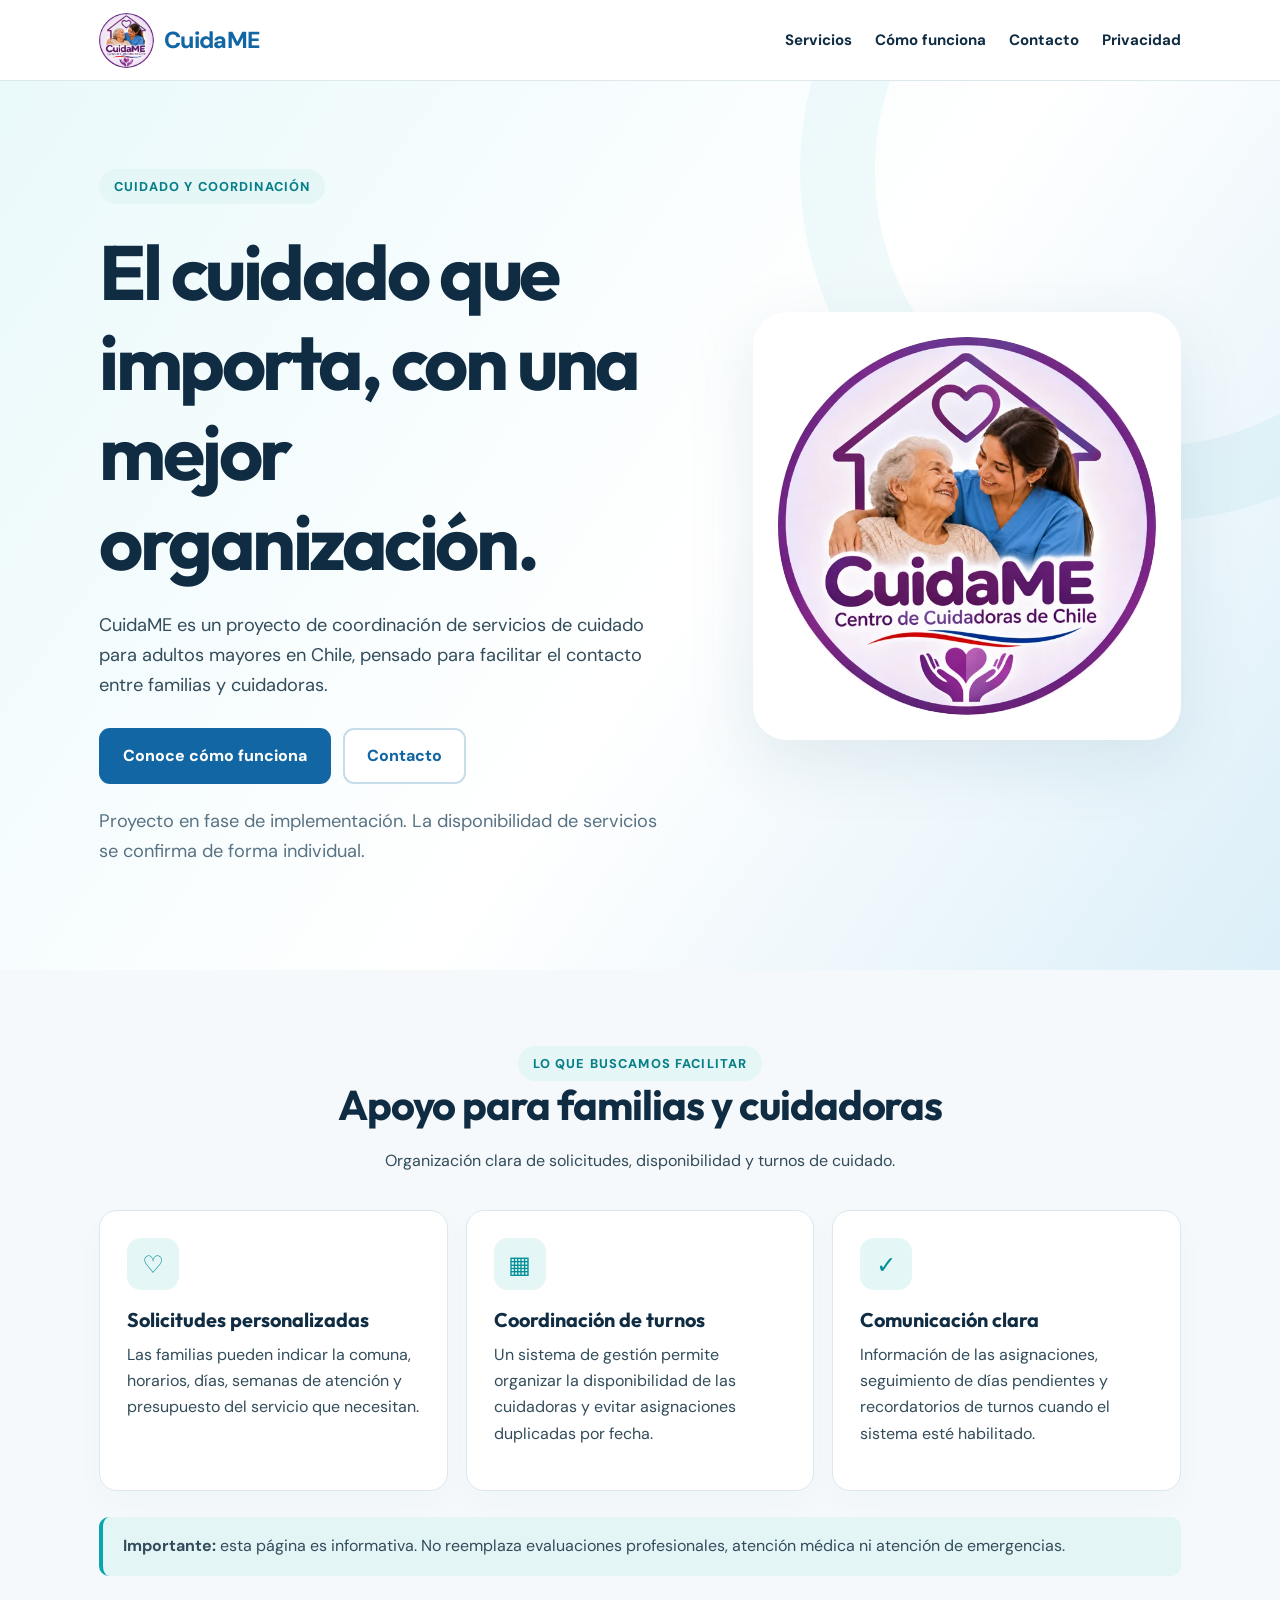
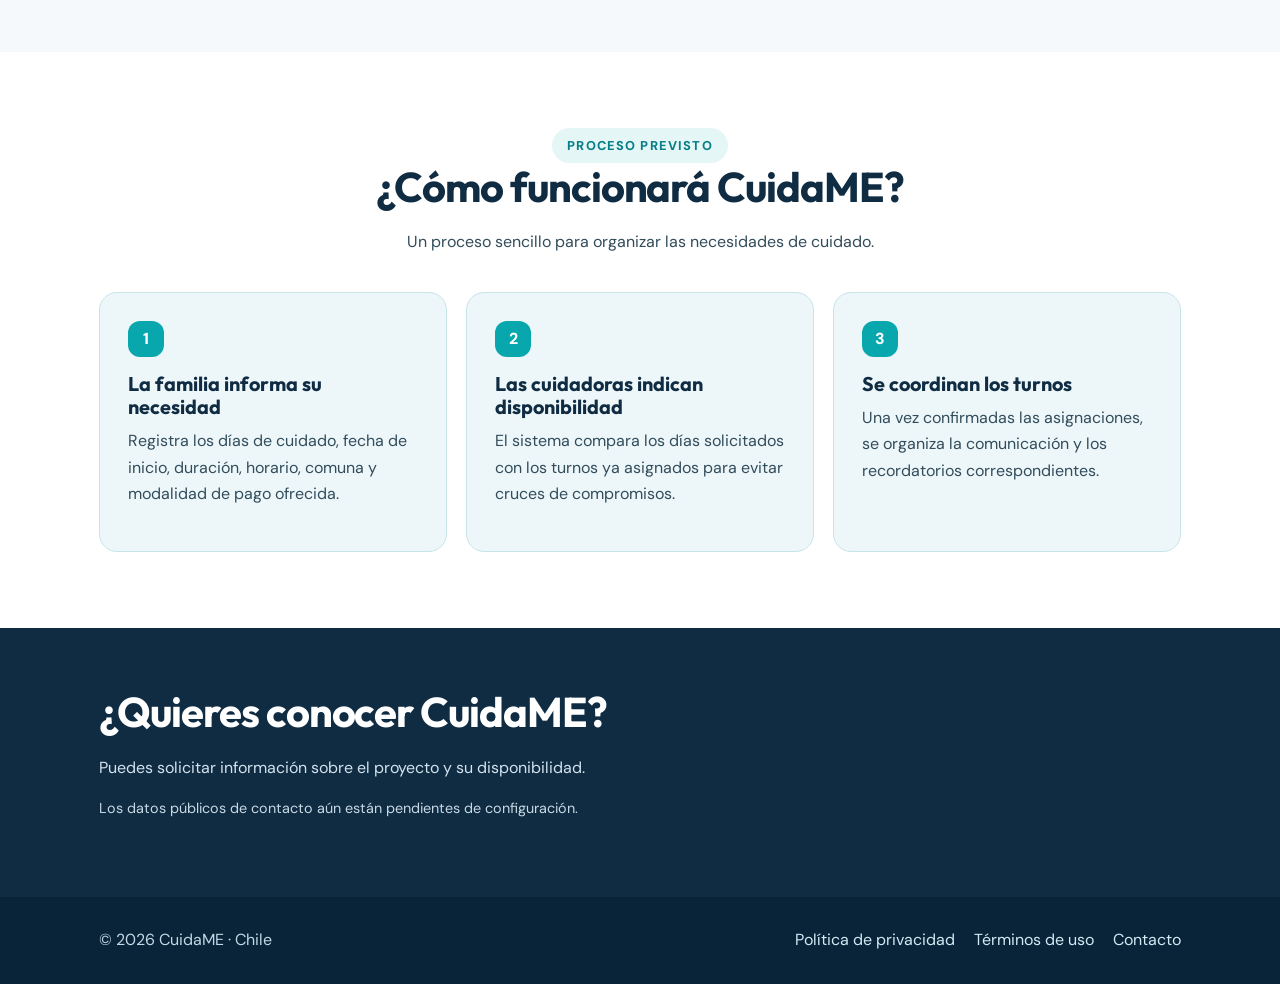
<file: index.html>
<!DOCTYPE html><html lang="es"><head><meta charset="utf-8"><meta name="viewport" content="width=device-width, initial-scale=1"><meta name="description" content="CuidaME: información sobre coordinación de servicios de cuidado para adultos mayores en Chile."><meta name="theme-color" content="#1166a3"><title>CuidaME | Cuidado y acompañamiento de adultos mayores</title><link rel="icon" type="image/webp" href="logo-cuidame.webp"><link rel="stylesheet" href="style.css"></head><body>
<header><div class="wrap inner"><a class="identity" href="index.html"><img src="logo-cuidame.webp" alt="Logo CuidaME"><span>CuidaME</span></a><nav aria-label="Navegación principal"><a href="#servicios">Servicios</a><a href="#como-funciona">Cómo funciona</a><a href="#contacto">Contacto</a><a href="privacidad.html">Privacidad</a></nav></div></header>
<main><section class="hero"><div class="wrap hero-grid"><div><span class="eyebrow">Cuidado y coordinación</span><h1>El cuidado que importa, con una mejor organización.</h1><p>CuidaME es un proyecto de coordinación de servicios de cuidado para adultos mayores en Chile, pensado para facilitar el contacto entre familias y cuidadoras.</p><div class="buttons"><a class="btn" href="#como-funciona">Conoce cómo funciona</a><a class="btn light" href="#contacto">Contacto</a></div><p class="hero-note">Proyecto en fase de implementación. La disponibilidad de servicios se confirma de forma individual.</p></div><div class="portrait"><img src="logo-cuidame.webp" alt="Ilustración CuidaME: cuidadora con uniforme azul acompañando a una persona mayor"></div></div></section>
<section class="section" id="servicios"><div class="wrap"><div class="center intro"><span class="eyebrow">Lo que buscamos facilitar</span><h2>Apoyo para familias y cuidadoras</h2><p>Organización clara de solicitudes, disponibilidad y turnos de cuidado.</p></div><div class="cards"><article class="card"><div class="iconbox" aria-hidden="true">♡</div><h3>Solicitudes personalizadas</h3><p>Las familias pueden indicar la comuna, horarios, días, semanas de atención y presupuesto del servicio que necesitan.</p></article><article class="card"><div class="iconbox" aria-hidden="true">▦</div><h3>Coordinación de turnos</h3><p>Un sistema de gestión permite organizar la disponibilidad de las cuidadoras y evitar asignaciones duplicadas por fecha.</p></article><article class="card"><div class="iconbox" aria-hidden="true">✓</div><h3>Comunicación clara</h3><p>Información de las asignaciones, seguimiento de días pendientes y recordatorios de turnos cuando el sistema esté habilitado.</p></article></div><div class="notice"><strong>Importante:</strong> esta página es informativa. No reemplaza evaluaciones profesionales, atención médica ni atención de emergencias.</div></div></section>
<section class="section" id="como-funciona" style="background:#fff"><div class="wrap"><div class="center intro"><span class="eyebrow">Proceso previsto</span><h2>¿Cómo funcionará CuidaME?</h2><p>Un proceso sencillo para organizar las necesidades de cuidado.</p></div><div class="steps"><article class="step"><h3>La familia informa su necesidad</h3><p>Registra los días de cuidado, fecha de inicio, duración, horario, comuna y modalidad de pago ofrecida.</p></article><article class="step"><h3>Las cuidadoras indican disponibilidad</h3><p>El sistema compara los días solicitados con los turnos ya asignados para evitar cruces de compromisos.</p></article><article class="step"><h3>Se coordinan los turnos</h3><p>Una vez confirmadas las asignaciones, se organiza la comunicación y los recordatorios correspondientes.</p></article></div></div></section>
<section class="contact" id="contacto"><div class="wrap contact-inner"><div><h2>¿Quieres conocer CuidaME?</h2><p>Puedes solicitar información sobre el proyecto y su disponibilidad.</p><p class="contact-copy" data-contact-empty>Los datos públicos de contacto aún están pendientes de configuración.</p><p><a data-email class="hidden" href="#"></a></p></div><div class="buttons"><a data-whatsapp class="btn hidden" href="#" rel="noopener noreferrer" target="_blank">Hablar por WhatsApp</a></div></div></section></main>
<footer><div class="wrap footer-in"><div>© 2026 CuidaME · <span data-location>Chile</span></div><div class="footer-links"><a href="privacidad.html">Política de privacidad</a><a href="terminos.html">Términos de uso</a><a href="#contacto">Contacto</a></div></div></footer><script src="site-config.js"></script><script src="main.js"></script></body></html>
</file>
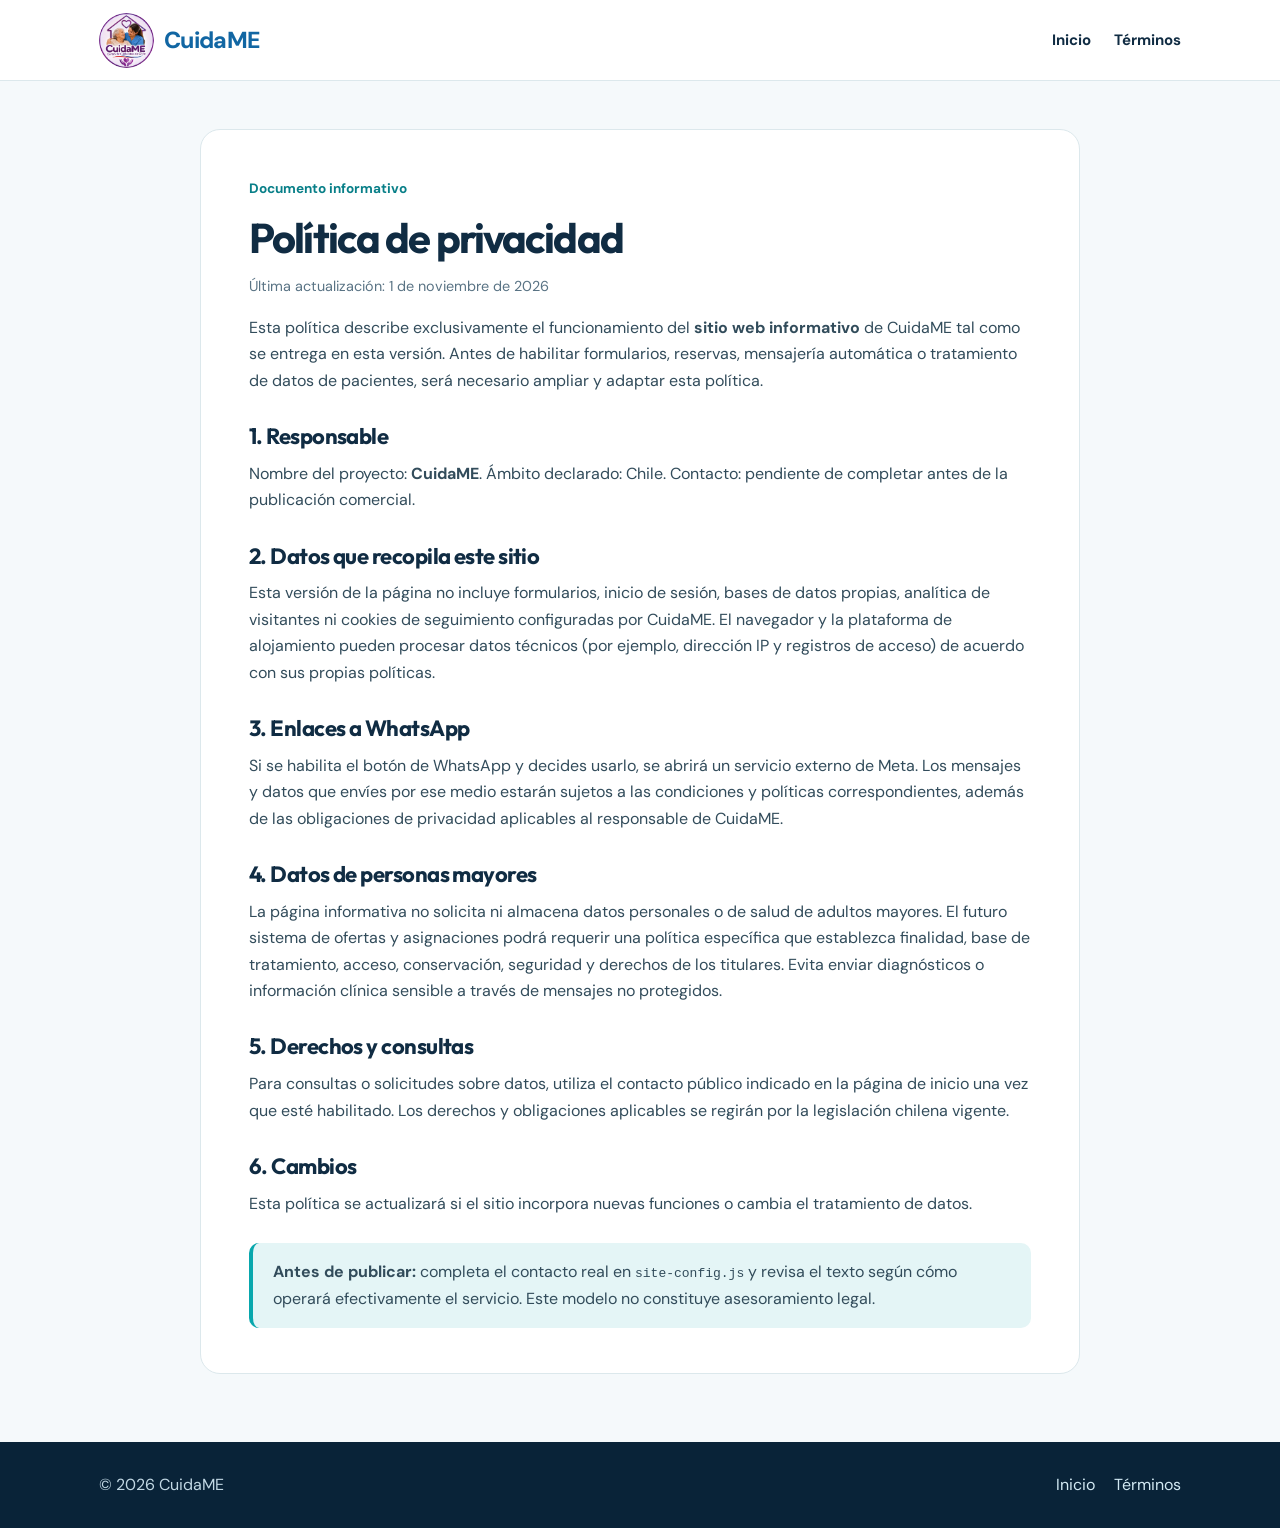
<file: privacidad.html>
<!DOCTYPE html><html lang="es"><head><meta charset="utf-8"><meta name="viewport" content="width=device-width,initial-scale=1"><meta name="description" content="Información sobre privacidad del sitio informativo CuidaME."><title>Política de privacidad | CuidaME</title><link rel="icon" type="image/webp" href="logo-cuidame.webp"><link rel="stylesheet" href="style.css"></head><body><header><div class="wrap inner"><a class="identity" href="index.html"><img src="logo-cuidame.webp" alt="Logo CuidaME"><span>CuidaME</span></a><nav><a href="index.html">Inicio</a><a href="terminos.html">Términos</a></nav></div></header><main class="page"><span class="tag">Documento informativo</span><h1>Política de privacidad</h1><p class="small">Última actualización: <span data-last-updated></span></p><p>Esta política describe exclusivamente el funcionamiento del <strong>sitio web informativo</strong> de CuidaME tal como se entrega en esta versión. Antes de habilitar formularios, reservas, mensajería automática o tratamiento de datos de pacientes, será necesario ampliar y adaptar esta política.</p><h2>1. Responsable</h2><p>Nombre del proyecto: <strong data-business-name>CuidaME</strong>. Ámbito declarado: <span data-location>Chile</span>. Contacto: <a data-email class="hidden" href="#"></a><span data-contact-empty> pendiente de completar antes de la publicación comercial.</span></p><h2>2. Datos que recopila este sitio</h2><p>Esta versión de la página no incluye formularios, inicio de sesión, bases de datos propias, analítica de visitantes ni cookies de seguimiento configuradas por CuidaME. El navegador y la plataforma de alojamiento pueden procesar datos técnicos (por ejemplo, dirección IP y registros de acceso) de acuerdo con sus propias políticas.</p><h2>3. Enlaces a WhatsApp</h2><p>Si se habilita el botón de WhatsApp y decides usarlo, se abrirá un servicio externo de Meta. Los mensajes y datos que envíes por ese medio estarán sujetos a las condiciones y políticas correspondientes, además de las obligaciones de privacidad aplicables al responsable de CuidaME.</p><h2>4. Datos de personas mayores</h2><p>La página informativa no solicita ni almacena datos personales o de salud de adultos mayores. El futuro sistema de ofertas y asignaciones podrá requerir una política específica que establezca finalidad, base de tratamiento, acceso, conservación, seguridad y derechos de los titulares. Evita enviar diagnósticos o información clínica sensible a través de mensajes no protegidos.</p><h2>5. Derechos y consultas</h2><p>Para consultas o solicitudes sobre datos, utiliza el contacto público indicado en la página de inicio una vez que esté habilitado. Los derechos y obligaciones aplicables se regirán por la legislación chilena vigente.</p><h2>6. Cambios</h2><p>Esta política se actualizará si el sitio incorpora nuevas funciones o cambia el tratamiento de datos.</p><div class="notice"><strong>Antes de publicar:</strong> completa el contacto real en <code>site-config.js</code> y revisa el texto según cómo operará efectivamente el servicio. Este modelo no constituye asesoramiento legal.</div></main><footer><div class="wrap footer-in"><div>© 2026 CuidaME</div><div class="footer-links"><a href="index.html">Inicio</a><a href="terminos.html">Términos</a></div></div></footer><script src="site-config.js"></script><script src="main.js"></script></body></html>
</file>
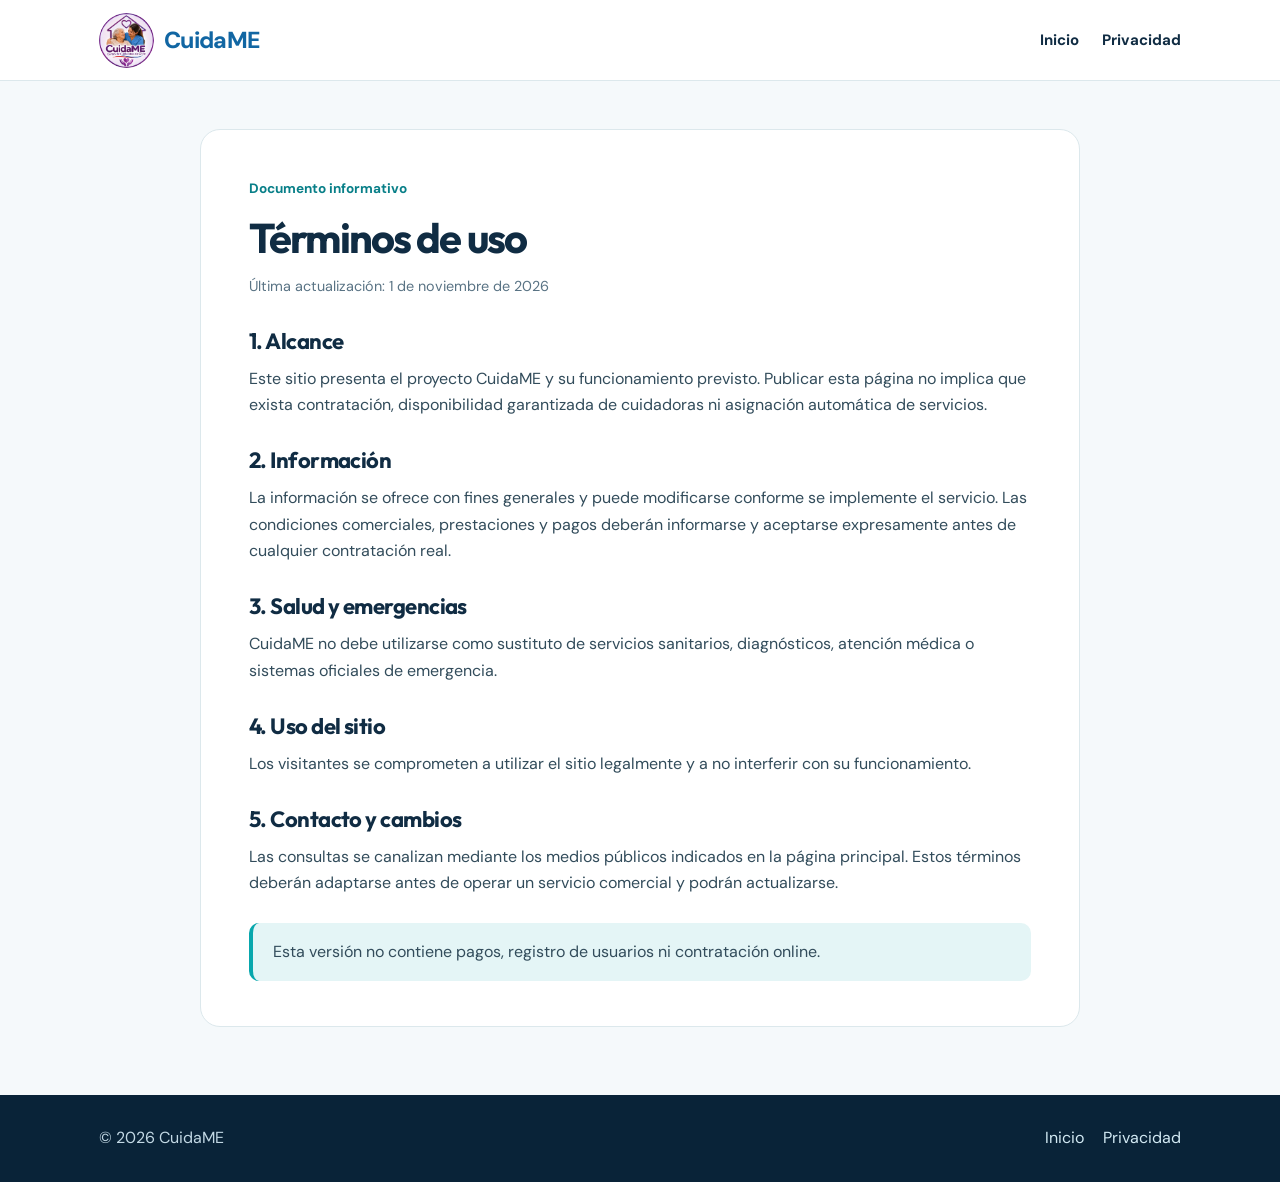
<file: terminos.html>
<!DOCTYPE html><html lang="es"><head><meta charset="utf-8"><meta name="viewport" content="width=device-width,initial-scale=1"><title>Términos de uso | CuidaME</title><link rel="icon" type="image/webp" href="logo-cuidame.webp"><link rel="stylesheet" href="style.css"></head><body><header><div class="wrap inner"><a class="identity" href="index.html"><img src="logo-cuidame.webp" alt="Logo CuidaME"><span>CuidaME</span></a><nav><a href="index.html">Inicio</a><a href="privacidad.html">Privacidad</a></nav></div></header><main class="page"><span class="tag">Documento informativo</span><h1>Términos de uso</h1><p class="small">Última actualización: <span data-last-updated></span></p><h2>1. Alcance</h2><p>Este sitio presenta el proyecto CuidaME y su funcionamiento previsto. Publicar esta página no implica que exista contratación, disponibilidad garantizada de cuidadoras ni asignación automática de servicios.</p><h2>2. Información</h2><p>La información se ofrece con fines generales y puede modificarse conforme se implemente el servicio. Las condiciones comerciales, prestaciones y pagos deberán informarse y aceptarse expresamente antes de cualquier contratación real.</p><h2>3. Salud y emergencias</h2><p>CuidaME no debe utilizarse como sustituto de servicios sanitarios, diagnósticos, atención médica o sistemas oficiales de emergencia.</p><h2>4. Uso del sitio</h2><p>Los visitantes se comprometen a utilizar el sitio legalmente y a no interferir con su funcionamiento.</p><h2>5. Contacto y cambios</h2><p>Las consultas se canalizan mediante los medios públicos indicados en la página principal. Estos términos deberán adaptarse antes de operar un servicio comercial y podrán actualizarse.</p><div class="notice">Esta versión no contiene pagos, registro de usuarios ni contratación online.</div></main><footer><div class="wrap footer-in"><div>© 2026 CuidaME</div><div class="footer-links"><a href="index.html">Inicio</a><a href="privacidad.html">Privacidad</a></div></div></footer><script src="site-config.js"></script><script src="main.js"></script></body></html>
</file>
<file: style.css>
@import url('https://fonts.googleapis.com/css2?family=DM+Sans:wght@400;500;600;700&family=Outfit:wght@400;500;600;700;800&display=swap');
:root{--navy:#102c43;--blue:#1166a3;--turq:#08a7ad;--white:#fff;--text:#324c5b;--bg:#f5f9fb;--line:#dce8ec;--muted:#597384}*{box-sizing:border-box}html{scroll-behavior:smooth}body{margin:0;font-family:'DM Sans',system-ui,-apple-system,sans-serif;color:var(--text);background:var(--bg);line-height:1.65}a{color:inherit}h1,h2,h3,.brand{font-family:'Outfit',system-ui,sans-serif;color:var(--navy);line-height:1.17}h1{font-size:clamp(2.5rem,6vw,4.8rem);letter-spacing:-.045em;margin:.3em 0}h2{font-size:clamp(1.85rem,3.5vw,2.6rem);letter-spacing:-.025em;margin:0 0 18px}h3{font-size:1.24rem;margin:0 0 10px}p{margin:0 0 16px}.wrap{max-width:1130px;margin:auto;padding:0 24px}header{background:#fff;border-bottom:1px solid var(--line);position:sticky;top:0;z-index:10}header .inner{display:flex;justify-content:space-between;align-items:center;min-height:80px;gap:18px}.identity{display:flex;align-items:center;gap:10px;text-decoration:none;font-weight:800;font-size:1.45rem;letter-spacing:-.03em}.identity img{width:55px;height:55px;object-fit:contain;border-radius:50%}.identity span{color:var(--blue)}nav{display:flex;gap:23px;align-items:center;flex-wrap:wrap}nav a{font-size:.94rem;text-decoration:none;font-weight:700;color:var(--navy)}nav a:hover{color:var(--blue)}.hero{position:relative;overflow:hidden;background:linear-gradient(125deg,#eaf9fb 0%,#fff 55%,#dceff8 100%);padding:88px 0}.hero:before{content:"";width:550px;height:550px;border:75px solid rgba(13,157,179,.055);position:absolute;border-radius:50%;right:-220px;top:-260px}.hero-grid{display:grid;grid-template-columns:1.17fr .83fr;align-items:center;gap:50px;position:relative}.eyebrow{display:inline-flex;align-items:center;gap:8px;border-radius:100px;background:#e4f6f5;color:#087f88;font-weight:800;font-size:.8rem;letter-spacing:.09em;text-transform:uppercase;padding:7px 15px}.hero p{font-size:1.14rem;max-width:560px}.buttons{display:flex;flex-wrap:wrap;gap:12px;margin-top:28px}.btn{display:inline-flex;gap:9px;align-items:center;justify-content:center;padding:13px 22px;border-radius:11px;background:var(--blue);color:white;text-decoration:none;font-weight:800;border:2px solid var(--blue);transition:.2s}.btn:hover{background:#084977;border-color:#084977}.btn.light{background:white;color:var(--blue);border-color:#c7dde9}.btn.light:hover{background:#eef8fc}.portrait{background:white;padding:25px;border-radius:34px;box-shadow:0 20px 70px #124f6e1a;display:flex;align-items:center;justify-content:center}.portrait img{width:100%;max-width:395px;height:auto;border-radius:50%}.hero-note{margin-top:22px;color:var(--muted);font-size:.88rem}.section{padding:76px 0}.center{text-align:center}.intro{max-width:640px;margin:0 auto 36px}.cards{display:grid;grid-template-columns:repeat(3,1fr);gap:18px}.card{background:white;border:1px solid var(--line);border-radius:18px;padding:27px;box-shadow:0 12px 30px #0e436006}.iconbox{display:grid;place-items:center;width:52px;height:52px;border-radius:14px;background:#e4f6f5;color:#008e97;font-size:1.5rem;margin-bottom:18px}.steps{display:grid;grid-template-columns:repeat(3,1fr);gap:19px;counter-reset:step}.step{padding:28px;border:1px solid #c7e4e9;background:#edf7fa;border-radius:18px}.step:before{counter-increment:step;content:counter(step);display:grid;place-items:center;width:36px;height:36px;background:var(--turq);color:white;border-radius:12px;font-weight:800;margin-bottom:15px}.notice{background:#e4f5f6;border-left:4px solid var(--turq);padding:16px 20px;border-radius:10px;margin-top:26px}.contact{background:var(--navy);color:white;padding:60px 0}.contact h2{color:white}.contact-inner{display:flex;align-items:center;justify-content:space-between;gap:24px}.contact p{color:#d3e3ed}.small{font-size:.9rem;color:var(--muted)}footer{background:#092338;color:#c2d8e4;padding:30px 0}footer a{color:#d3eaf4;text-decoration:none}footer a:hover{text-decoration:underline}.footer-in{display:flex;justify-content:space-between;gap:20px;flex-wrap:wrap}.footer-links{display:flex;gap:19px;flex-wrap:wrap}.page{background:white;max-width:880px;margin:48px auto 68px;padding:45px 48px;border-radius:20px;border:1px solid var(--line)}.page h1{font-size:2.6rem}.page h2{font-size:1.38rem;margin:30px 0 11px}.page ul{padding-left:22px}.tag{font-size:.85rem;font-weight:700;color:#087f88}.hidden{display:none!important}.contact-copy{font-size:.9rem;opacity:.95}.disabled-message{color:#badbe7;font-size:.9rem;margin-top:7px}.status{color:#526b79;font-size:.9rem}button{font:inherit;cursor:pointer}@media(max-width:800px){.hero-grid{grid-template-columns:1fr}.portrait{max-width:370px;margin:auto}.hero{padding:54px 0}.cards,.steps{grid-template-columns:1fr}.contact-inner{display:block}.contact .buttons{margin-top:20px}.page{margin:24px 15px;padding:26px 22px}nav{gap:11px}nav a{font-size:.8rem}header .inner{align-items:flex-start;flex-direction:column;padding-top:12px;padding-bottom:14px}.identity img{width:42px;height:42px}}@media(prefers-reduced-motion:reduce){html{scroll-behavior:auto}.btn{transition:none}}
</file>
